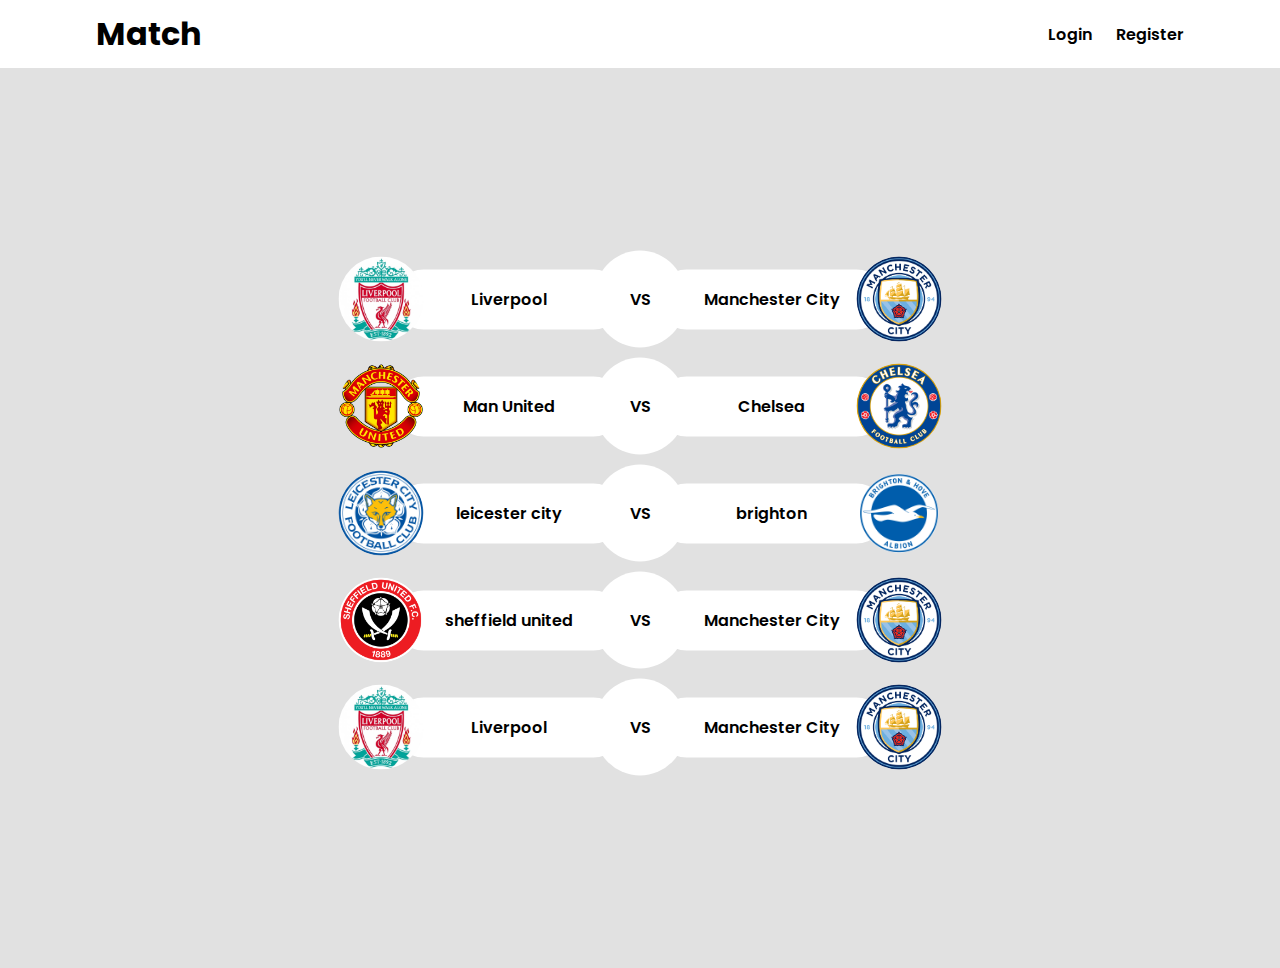
<file: index.html>
<!doctype html>
<html>
<head>
<meta charset="utf-8">
<title>Match Home</title>
<link rel="stylesheet" href="./css/style.css">
<link rel="preconnect" href="https://fonts.gstatic.com">
<link href="https://fonts.googleapis.com/css2?family=Poppins:wght@200&display=swap" rel="stylesheet">
</head>

<body>
<!--------------------start header----------------------->
<header>
  <div class="container">
    <div class="header-section">
      <div class="header-content">
        <div class="logo"><a href="./index.html">
          <h1>Match</h1>
          </a></div>
        <nav>
          <ul class="list-info">
            <li id="name-info"><a href="#">user Name</a></li>
            <li id="logout"><a href="#">log Out</a></li>
          </ul>
          <ul class="list-register">
            <li><a href="./login.html">Login</a></li>
            <li><a href="./register.html">Register</a></li>
          </ul>
        </nav>
      </div>
    </div>
  </div>
</header>
<!--------------------start main----------------------->

<main>
  <section class="match">
    <div class="match-section">
      <ul class="match-play">
        <li><a href="#">
          <div class="img-club"><img src="./img/01.jpg" alt="Liverpool"></div>
          <div class="match-club"><span>Liverpool</span></div>
          </a></li>
        <span class="Vs">VS</span>
        <li><a href="./man-city.html">
          <div class="match-club"><span>Manchester City</span></div>
          <div class="img-club"><img src="./img/02.png" alt=""></div>
          </a></li>
      </ul>
      <ul class="match-play">
        <li><a href="./man-united.html">
          <div class="img-club"><img src="./img/04.png" alt="Man United"></div>
          <div class="match-club"><span>Man United</span></div>
          </a></li>
        <span class="Vs">VS</span>
        <li><a href="./chelsea.html">
          <div class="match-club"><span>Chelsea</span></div>
          <div class="img-club"><img src="./img/3.png" alt="Chelsea"></div>
          </a></li>
      </ul>
      <ul class="match-play">
        <li><a href="./lister-city.html">
          <div class="img-club"><img src="./img/05.png" alt="leicester city"></div>
          <div class="match-club"><span>leicester city</span></div>
          </a></li>
        <span class="Vs">VS</span>
        <li><a href="#">
          <div class="match-club"><span>brighton</span></div>
          <div class="img-club"><img src="./img/06.png" alt="brighton"></div>
          </a></li>
      </ul>
      <ul class="match-play">
        <li><a href="#">
          <div class="img-club"><img src="./img/07.png" alt="sheffield united"></div>
          <div class="match-club"><span>sheffield united</span></div>
          </a></li>
        <span class="Vs">VS</span>
        <li><a href="./man-city.html">
          <div class="match-club"><span>Manchester City</span></div>
          <div class="img-club"><img src="./img/02.png" alt="Manchester City"></div>
          </a></li>
      </ul>
      <ul class="match-play">
        <li><a href="#">
          <div class="img-club"><img src="./img/01.jpg" alt="Liverpool"></div>
          <div class="match-club"><span>Liverpool</span></div>
          </a></li>
        <span class="Vs">VS</span>
        <li><a href="./man-city.html">
          <div class="match-club"><span>Manchester City</span></div>
          <div class="img-club"><img src="./img/02.png" alt="Manchester City"></div>
          </a></li>
      </ul>
    </div>
  </section>
</main>
<script src="./js/script.js"></script>
</body>
</html>
</file>
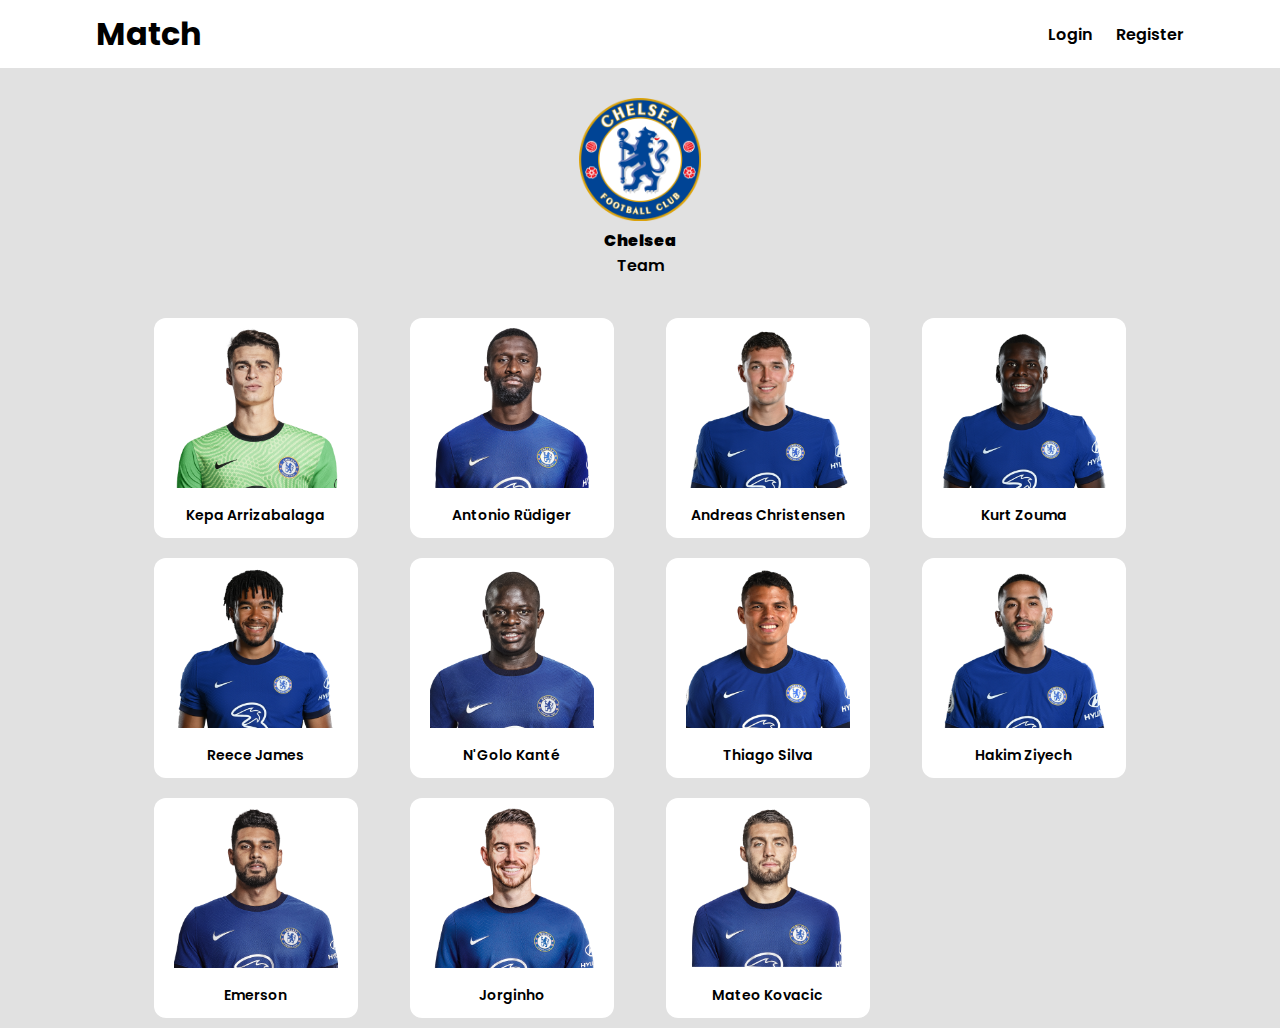
<file: chelsea.html>
<!doctype html>
<html>
<head>
<meta charset="utf-8">
<title>Chelsea</title>
<link rel="stylesheet" href="./css/style.css">
<link rel="stylesheet" href="./css/team-info.css">
<link href="https://fonts.googleapis.com/css2?family=Poppins:wght@200&display=swap" rel="stylesheet">
</head>

<body>
<!--------------------start header---------------------->
<header>
  <div class="container">
    <div class="header-section">
      <div class="header-content">
        <div class="logo"><a href="./index.html">
          <h1>Match</h1>
          </a></div>
        <nav>
          <ul>
            <li><a href="./login.html">Login</a></li>
            <li><a href="./register.html">Register</a></li>
          </ul>
        </nav>
      </div>
    </div>
  </div>
</header>
<!--------------------start main---------------------->
<section class="team-secttion">
  <div class="team-club-title">
    <ul>
      <li><a href="#"><img src="./img/3.png" alt=""><span><strong>Chelsea</strong><br>
        Team</span></a></li>
    </ul>
  </div>
  <div class="team-content">
    <ul class="players-info">
      <li class="player-info"><a href=""><img src="./img/player-chelsea/01.png" alt="Kepa Arrizabalaga"></a>
        <p>Kepa Arrizabalaga</p>
      </li>
      <li class="player-info"><a href="#"><img src="./img/player-chelsea/02.png" alt="Antonio Rüdiger"></a>
        <p>Antonio Rüdiger</p>
      </li>
      <li class="player-info"><a href="#"><img src="./img/player-chelsea/03.png" alt="Andreas Christensen"></a>
        <p>Andreas Christensen</p>
      </li>
      <li class="player-info"><a href="#"><img src="./img/player-chelsea/04.png" alt="Kurt Zouma"></a>
        <p>Kurt Zouma</p>
      </li >
      <li class="player-info"><a href="#"><img src="./img/player-chelsea/05.png" alt="Reece James"></a>
        <p>Reece James</p>
      </li>
      <li class="player-info"><a href="#"><img src="./img/player-chelsea/06.png" alt="N'Golo Kanté"></a>
        <p>N'Golo Kanté</p>
      </li>
      <li class="player-info"><a href="#"><img src="./img/player-chelsea/07.png" alt="Thiago Silva"></a>
        <p>Thiago Silva</p>
      </li>
      <li class="player-info"><a href="#"><img src="./img/player-chelsea/08.png" alt="Hakim Ziyech"></a>
        <p>Hakim Ziyech</p>
      </li>
      <li class="player-info"><a href="#"><img src="./img/player-chelsea/09.png" alt="Emerson"></a>
        <p>Emerson</p>
      </li>
      <li class="player-info"><a href="#"><img src="./img/player-chelsea/10.png" alt="Jorginho"></a>
        <p>Jorginho</p>
      </li>
      <li class="player-info"><a href="#"><img src="./img/player-chelsea/11.png" alt="Mateo Kovacic"></a>
        <p>Mateo Kovacic</p>
      </li>
    </ul>
  </div>
</section>
<main></main>
</body>
</html>
</file>
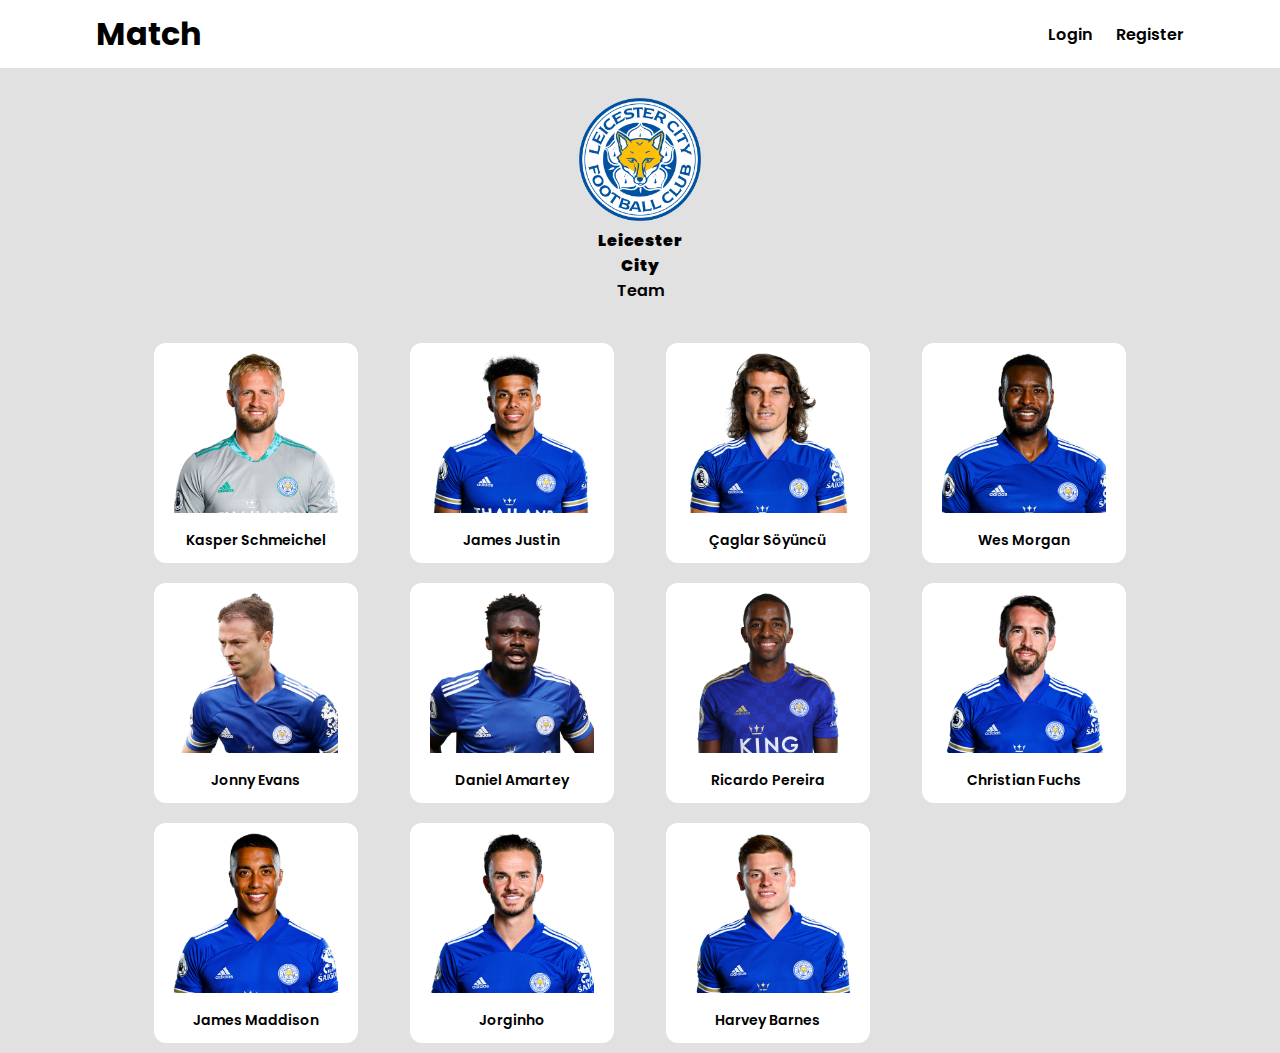
<file: lister-city.html>
<!doctype html>
<html>
<head>
<meta charset="utf-8">
<title>Leicester City</title>
<link rel="stylesheet" href="./css/style.css">
<link rel="stylesheet" href="./css/team-info.css">
<link href="https://fonts.googleapis.com/css2?family=Poppins:wght@200&display=swap" rel="stylesheet">
</head>

<body>
<!--------------------start header---------------------->
<header>
  <div class="container">
    <div class="header-section">
      <div class="header-content">
        <div class="logo"><a href="./index.html">
          <h1>Match</h1>
          </a></div>
        <nav>
          <ul>
            <li><a href="./login.html">Login</a></li>
            <li><a href="./register.html">Register</a></li>
          </ul>
        </nav>
      </div>
    </div>
  </div>
</header>
<!--------------------start main---------------------->
<section class="team-secttion">
  <div class="team-club-title">
    <ul>
      <li><a href="#"><img src="./img/05.png" alt=""><span><strong>Leicester City</strong><br>
        Team</span></a></li>
    </ul>
  </div>
  <div class="team-content">
    <ul class="players-info">
      <li class="player-info"><a href=""><img src="./img/player-lister/01.png" alt="Kasper Schmeichel"></a>
        <p>Kasper Schmeichel</p>
      </li>
      <li class="player-info"><a href="#"><img src="./img/player-lister/02.png" alt="James Justin"></a>
        <p>James Justin</p>
      </li>
      <li class="player-info"><a href="#"><img src="./img/player-lister/03.png" alt="Çaglar Söyüncü"></a>
        <p>Çaglar Söyüncü</p>
      </li>
      <li class="player-info"><a href="#"><img src="./img/player-lister/04.png" alt="Wes Morgan"></a>
        <p>Wes Morgan</p>
      </li >
      <li class="player-info"><a href="#"><img src="./img/player-lister/05.png" alt="Jonny Evans"></a>
        <p>Jonny Evans</p>
      </li>
      <li class="player-info"><a href="#"><img src="./img/player-lister/06.png" alt="Daniel Amartey"></a>
        <p>Daniel Amartey</p>
      </li>
      <li class="player-info"><a href="#"><img src="./img/player-lister/07.png" alt="Ricardo Pereira"></a>
        <p>Ricardo Pereira</p>
      </li>
      <li class="player-info"><a href="#"><img src="./img/player-lister/08.png" alt="Christian Fuchs"></a>
        <p>Christian Fuchs</p>
      </li>
      <li class="player-info"><a href="#"><img src="./img/player-lister/09.png" alt="James Maddison"></a>
        <p>James Maddison</p>
      </li>
      <li class="player-info"><a href="#"><img src="./img/player-lister/10.png" alt="Jorginho"></a>
        <p>Jorginho</p>
      </li>
      <li class="player-info"><a href="#"><img src="./img/player-lister/11.png" alt="Harvey Barnes"></a>
        <p>Harvey Barnes</p>
      </li>
    </ul>
  </div>
</section>
<main></main>
</body>
</html>
</file>
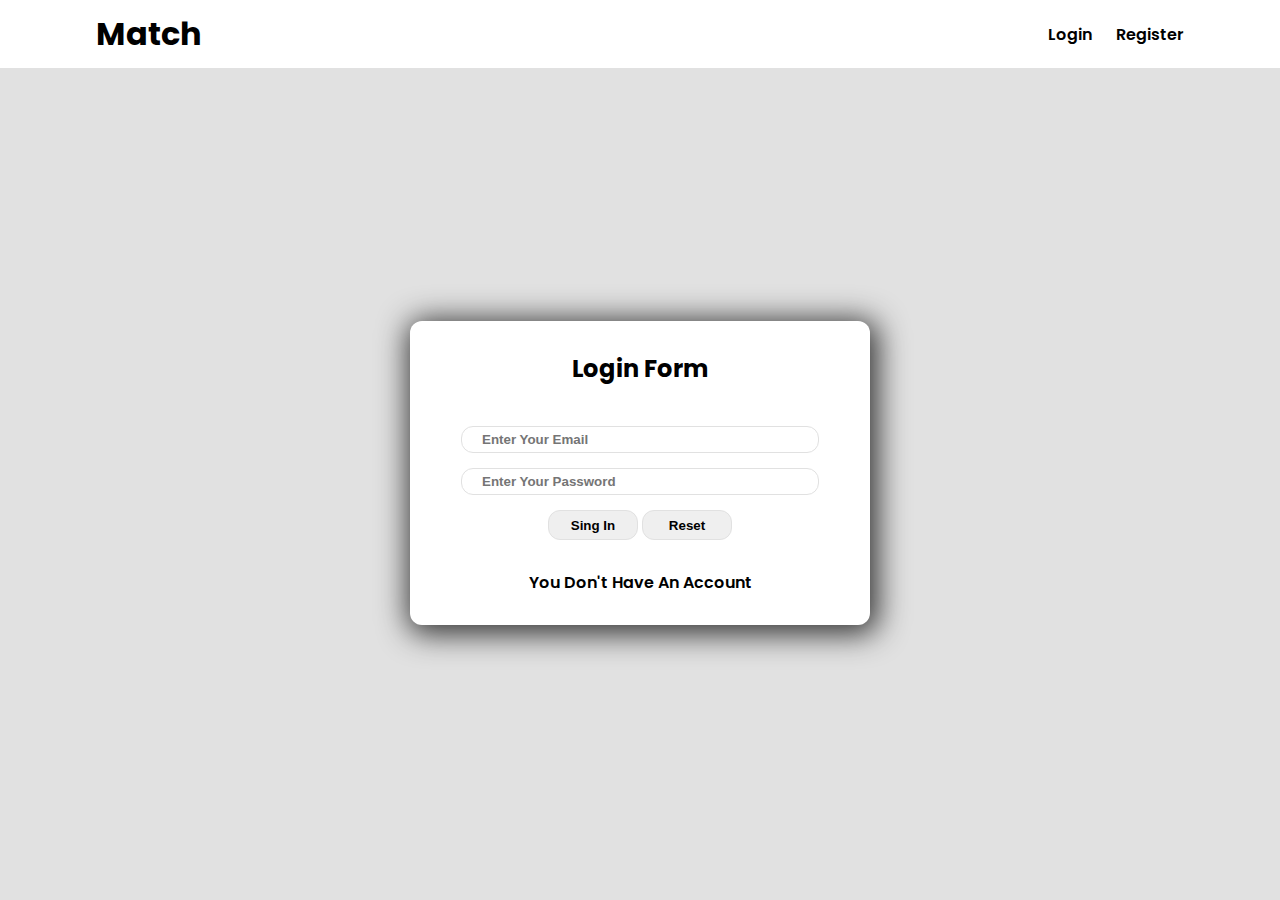
<file: login.html>
<!doctype html>
<html>
<head>
<meta charset="utf-8">
<title>Log In</title>
<link rel="stylesheet" href="./css/style.css">
<link rel="stylesheet" href="./css/register-login.css">
<link href="https://fonts.googleapis.com/css2?family=Poppins:wght@200&display=swap" rel="stylesheet">
</head>

<body>
<!------------start header------------->
<header>
  <div class="container">
    <div class="header-section">
      <div class="header-content">
        <div class="logo"><a href="./index.html">
          <h1>Match</h1>
          </a></div>
        <nav>
          <ul>
            <li><a href="./login.html">Login</a></li>
            <li><a href="./register.html">Register</a></li>
          </ul>
        </nav>
      </div>
    </div>
  </div>
</header>
<!--------------start main---------------->
<main>
  <section class="register-section">
    <div class="register-content">
      <h2>Login  Form</h2>
      <form action="" novalidate>
        <input id="email" type="email" placeholder="Enter Your Email">
        <input id="pass" type="password" placeholder="Enter Your Password">
        <input id="btn" type="submit" value="Sing In">
        <input type="reset">
      </form>
      <a id="color-a" href="./register.html">You Don't Have An Account</a> </div>
  </section>
</main>
<script src="./js/login.js"></script>
</body>
</html>
</file>
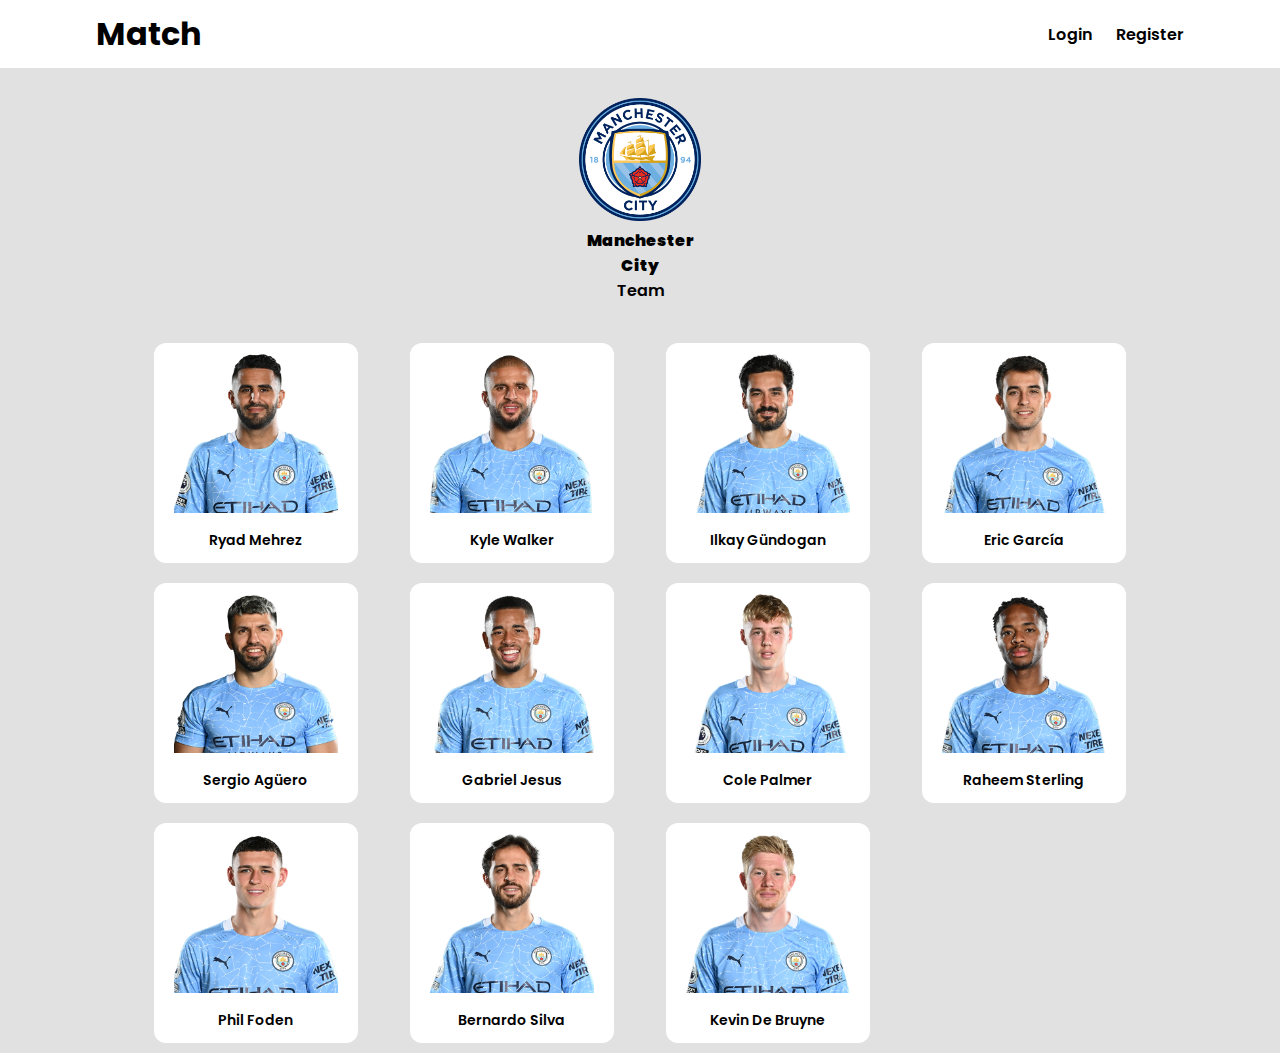
<file: man-city.html>
<!doctype html>
<html>
<head>
<meta charset="utf-8">
<title>Man City</title>
<link rel="stylesheet" href="./css/style.css">
<link rel="stylesheet" href="./css/team-info.css">
<link href="https://fonts.googleapis.com/css2?family=Poppins:wght@200&display=swap" rel="stylesheet">
</head>

<body>
<!--------------------start header---------------------->
<header>
  <div class="container">
    <div class="header-section">
      <div class="header-content">
        <div class="logo"><a href="./index.html">
          <h1>Match</h1>
          </a></div>
        <nav>
          <ul>
            <li><a href="./login.html">Login</a></li>
            <li><a href="./register.html">Register</a></li>
          </ul>
        </nav>
      </div>
    </div>
  </div>
</header>
<!--------------------start main---------------------->
<section class="team-secttion">
  <div class="team-club-title">
    <ul>
      <li><a href="#"><img src="./img/02.png" alt=""><span><strong>Manchester City</strong><br>
        Team</span></a></li>
    </ul>
  </div>
  <div class="team-content">
    <ul class="players-info">
      <li class="player-info"><a href=""><img src="./img/player-city/01.png" alt="Ryad Mehrez"></a>
        <p>Ryad Mehrez</p>
      </li>
      <li class="player-info"><a href="#"><img src="./img/player-city/02.png" alt="Kyle Walker"></a>
        <p>Kyle Walker</p>
      </li>
      <li class="player-info"><a href="#"><img src="./img/player-city/03.png" alt="Ilkay Gündogan"></a>
        <p>Ilkay Gündogan</p>
      </li>
      <li class="player-info"><a href="#"><img src="./img/player-city/04.png" alt="Eric García"></a>
        <p>Eric García</p>
      </li >
      <li class="player-info"><a href="#"><img src="./img/player-city/05.png" alt="Sergio Agüero"></a>
        <p>Sergio Agüero</p>
      </li>
      <li class="player-info"><a href="#"><img src="./img/player-city/06.png" alt="Gabriel Jesus"></a>
        <p>Gabriel Jesus</p>
      </li>
      <li class="player-info"><a href="#"><img src="./img/player-city/07.png" alt="Cole Palmer"></a>
        <p>Cole Palmer</p>
      </li>
      <li class="player-info"><a href="#"><img src="./img/player-city/08.png" alt="Raheem Sterling"></a>
        <p>Raheem Sterling</p>
      </li>
      <li class="player-info"><a href="#"><img src="./img/player-city/09.png" alt="Phil Foden"></a>
        <p>Phil Foden</p>
      </li>
      <li class="player-info"><a href="#"><img src="./img/player-city/10.png" alt="Bernardo Silva"></a>
        <p>Bernardo Silva</p>
      </li>
      <li class="player-info"><a href="#"><img src="./img/player-city/11.png" alt="Kevin De Bruyne"></a>
        <p>Kevin De Bruyne</p>
      </li>
    </ul>
  </div>
</section>
<main></main>
</body>
</html>
</file>
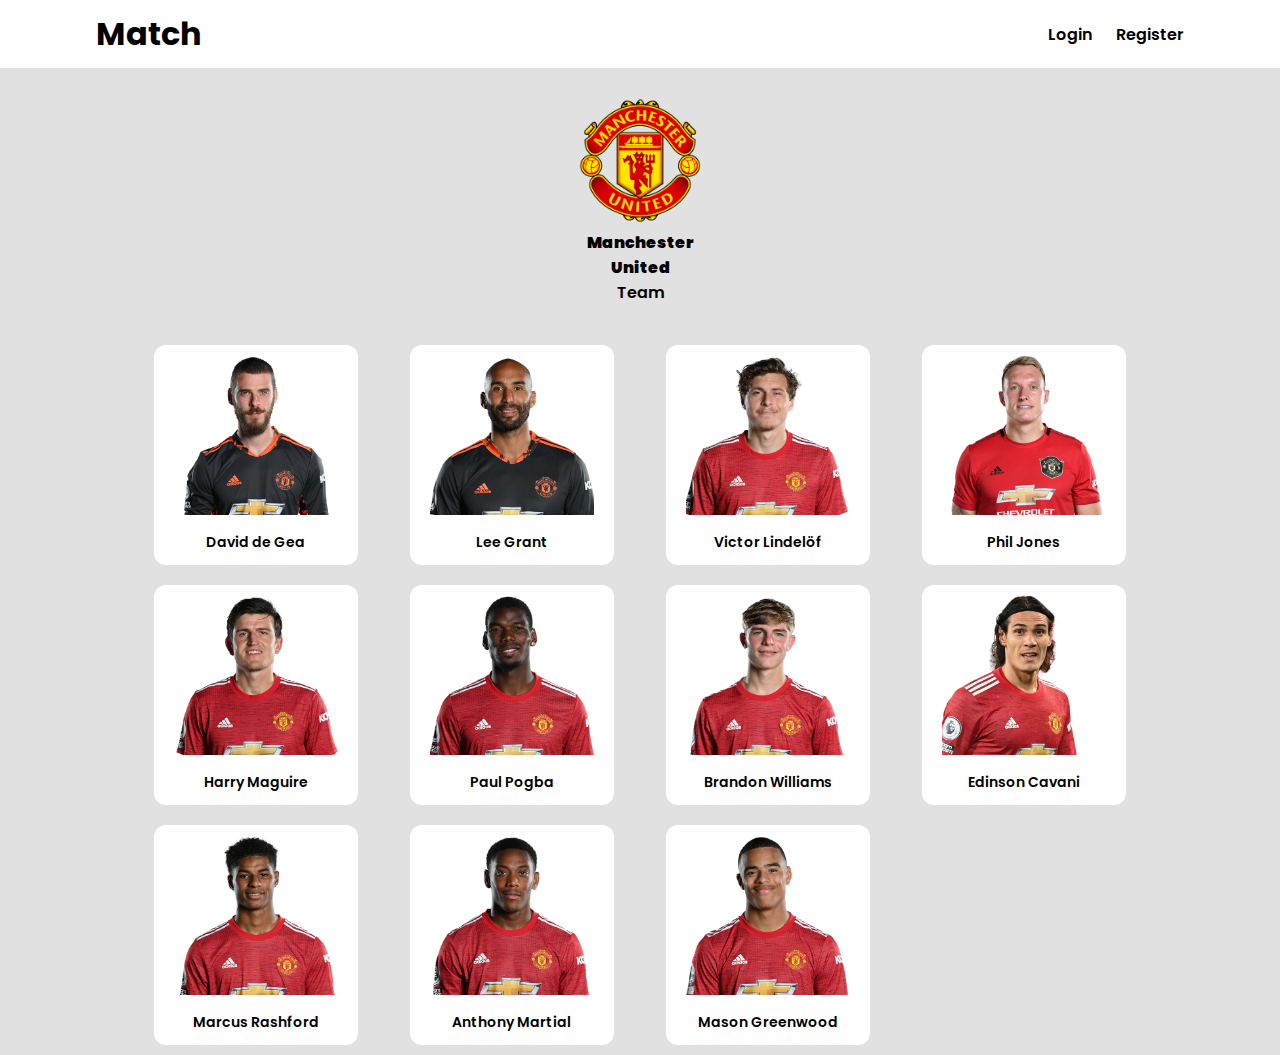
<file: man-united.html>
<!doctype html>
<html>
<head>
<meta charset="utf-8">
<title>Man United</title>
<link rel="stylesheet" href="./css/style.css">
<link rel="stylesheet" href="./css/team-info.css">
<link href="https://fonts.googleapis.com/css2?family=Poppins:wght@200&display=swap" rel="stylesheet">
</head>

<body>
<!--------------------start header---------------------->
<header>
  <div class="container">
    <div class="header-section">
      <div class="header-content">
        <div class="logo"><a href="./index.html">
          <h1>Match</h1>
          </a></div>
        <nav>
          <ul>
            <li><a href="./login.html">Login</a></li>
            <li><a href="./register.html">Register</a></li>
          </ul>
        </nav>
      </div>
    </div>
  </div>
</header>
<!--------------------start main---------------------->
<section class="team-secttion">
  <div class="team-club-title">
    <ul>
      <li><a href="#"><img src="./img/04.png" alt=""><span><strong>Manchester United</strong><br>
        Team</span></a></li>
    </ul>
  </div>
  <div class="team-content">
    <ul class="players-info">
      <li class="player-info"><a href=""><img src="./img/player-united/01.png" alt="David de Gea"></a>
        <p>David de Gea</p>
      </li>
      <li class="player-info"><a href="#"><img src="./img/player-united/02.png" alt="Lee Grant"></a>
        <p>Lee Grant</p>
      </li>
      <li class="player-info"><a href="#"><img src="./img/player-united/03.png" alt="Victor Lindelöf"></a>
        <p>Victor Lindelöf</p>
      </li>
      <li class="player-info"><a href="#"><img src="./img/player-united/04.png" alt="Phil Jones"></a>
        <p>Phil Jones</p>
      </li >
      <li class="player-info"><a href="#"><img src="./img/player-united/05.png" alt="Harry Maguire"></a>
        <p>Harry Maguire</p>
      </li>
      <li class="player-info"><a href="#"><img src="./img/player-united/06.png" alt="Paul Pogba"></a>
        <p>Paul Pogba</p>
      </li>
      <li class="player-info"><a href="#"><img src="./img/player-united/07.png" alt="Brandon Williams"></a>
        <p>Brandon Williams</p>
      </li>
      <li class="player-info"><a href="#"><img src="./img/player-united/08.png" alt="Edinson Cavani"></a>
        <p>Edinson Cavani</p>
      </li>
      <li class="player-info"><a href="#"><img src="./img/player-united/09.png" alt="Marcus Rashford"></a>
        <p>Marcus Rashford</p>
      </li>
      <li class="player-info"><a href="#"><img src="./img/player-united/10.png" alt="Anthony Martial"></a>
        <p>Anthony Martial</p>
      </li>
      <li class="player-info"><a href="#"><img src="./img/player-united/11.png" alt="Mason Greenwood"></a>
        <p>Mason Greenwood</p>
      </li>
    </ul>
  </div>
</section>
<main></main>
</body>
</html>
</file>
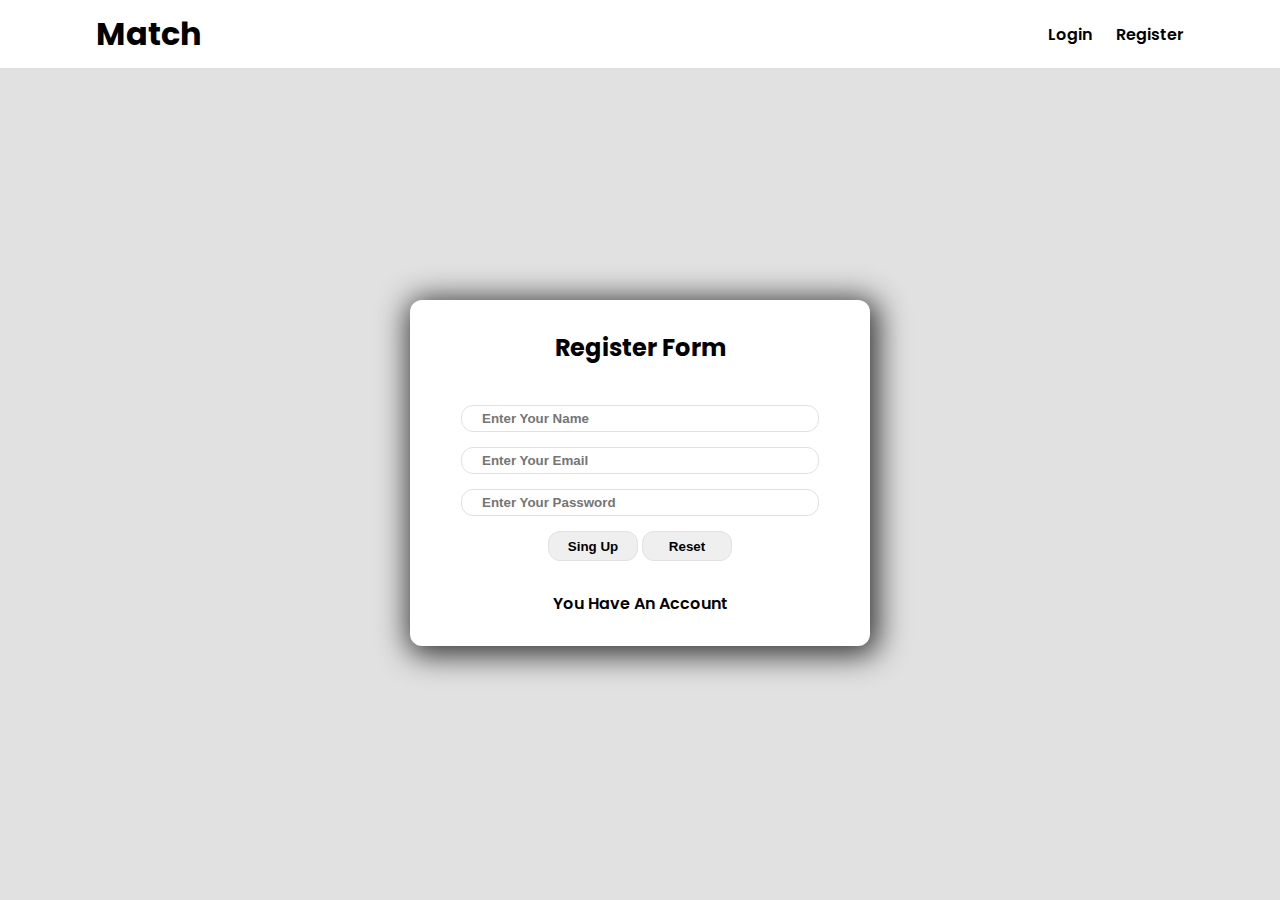
<file: register.html>
<!doctype html>
<html>
<head>
<meta charset="utf-8">
<title>Register</title>
<link rel="stylesheet" href="./css/style.css">
<link rel="stylesheet" href="./css/register-login.css">
<link href="https://fonts.googleapis.com/css2?family=Poppins:wght@200&display=swap" rel="stylesheet">
</head>

<body>
<!------------start header------------->
<header>
  <div class="container">
    <div class="header-section">
      <div class="header-content">
        <div class="logo"><a href="./index.html">
          <h1>Match</h1>
          </a></div>
        <nav>
          <ul>
            <li><a href="./login.html">Login</a></li>
            <li><a href="./register.html">Register</a></li>
          </ul>
        </nav>
      </div>
    </div>
  </div>
</header>
<!--------------start main---------------->
<main>
  <section class="register-section">
    <div class="register-content">
      <h2>Register Form</h2>
      <form action="" novalidate>
        <input id="name" type="text" placeholder="Enter Your Name">
        <input id="email" type="email" placeholder="Enter Your Email">
        <input id="pass" type="password" placeholder="Enter Your Password">
        <input id="btn" type="submit" value="Sing Up">
        <input type="reset">
      </form>
      <a id="color-a" href="./login.html">You Have An Account</a> </div>
  </section>
</main>
<script src="./js/register.js"></script>
</body>
</html>
</file>
<file: css/style.css>
@charset "utf-8";
/* CSS Document */
/************all************/
* {
  padding: 0;
  margin: 0;
}
ul {
  list-style-type: none;
}
a {
  text-decoration: none;
}
.container {
  width: 85%;
  margin: 0 auto;
}
body {
  background-color: #e1e1e1;
  font-family: poppins;
}
/***************header**************/
header {
  width: 100%;
  background-color: #fff;
}
.header-content {
  display: flex;
  justify-content: space-between;
  align-items: center;
  padding: 10px 0px;
}
.header-content nav ul li {
  display: inline-block;
  margin-left: 20px;
}
.header-content nav ul li a {
  color: #000;
  font-weight: 600;
}
#name-info {
  font-weight: 600;
}
.header-content nav {
  display: flex
}
.header-content .logo a h1 {
  color: #000;
}
.header-content nav .list-info {
  display: none;
}
/***************match***************/
.match {
  position: relative;
  height: 100vh;
}
.match-section {
  position: absolute;
  top: 50%;
  left: 50%;
  transform: translate(-50%, -50%)
}
.match-play {
  display: flex;
  justify-content: space-between;
  align-items: center;
  margin-bottom: 10px
}
.img-club {
  width: 85px;
  height: 85px;
  border-radius: 50%;
}
.img-club img {
  width: 100%;
  height: 100%;
  border-radius: 50%;
}
.match-play li a {
  display: flex;
  align-items: center;
  color: #000;
}
.match-club {
  width: 230px;
  height: 60px;
  background-color: #fff;
  border-radius: 80px;
  display: flex;
  justify-content: center;
  align-items: center;
  margin: 0px -30px;
  position: relative;
  z-index: -1;
}
.match-club span {
  font-weight: 600;
}
.Vs {
  padding: 36px;
  background-color: #fff;
  border-radius: 50%;
  cursor: pointer;
  font-weight: 600;
}
</file>
<file: css/team-info.css>
@charset "utf-8";
/* CSS Document */
/**************satrt main **********************/
.team-club-title {
  width: 40%;
  margin: 0 auto;
  margin: 30px auto;
}
.team-club-title ul li {
  width: 30%;
  margin: 0 auto;
  text-align: center;
}
.team-club-title ul li img {
  width: 100%;
}
.team-club-title ul li span {
  color: #000;
  font-weight: 600;
}
.team-secttion {
  width: 80%;
  height: 100vh;
  margin: 0 auto;
}
.players-info {
  display: flex;
  justify-content: flex-start;
  align-items: center;
  flex-wrap: wrap;
}
.players-info .player-info {
  width: 20%;
  height: 200px;
  background-color: #fff;
  margin: 10px 2.5%;
  text-align: center;
  padding: 10px 0px;
  border-radius: 12px;
}
.players-info .player-info img {
  width: 80%;
  height: 80%;
  margin-bottom: 10px;
}
.players-info .player-info p {
  font-weight: 600;
  font-size: 14px;
}
</file>
<file: css/register-login.css>
@charset "utf-8";
/* CSS Document */
/**********start main************/
.register-section {
  position: relative;
  width: 100%;
  height: 90vh;
}
.register-content {
  position: absolute;
  top: 50%;
  left: 50%;
  transform: translate(-50%, -50%);
  width: 420px;
  text-align: center;
  background-color: #fff;
  padding: 30px 20px;
  border-radius: 12px;
  box-shadow: 3px 4px 30px 5px #333;
}
.register-content h2 {
  margin-bottom: 40px;
}
.register-content input {
  width: 80%;
  margin-bottom: 15px;
  height: 25px;
  padding-left: 20px;
  font-weight: 600;
  border-radius: 12px;
  border: 1px solid #e1e1e1;
  outline: none;
}
.register-content input[type="submit"], .register-content input[type="reset"] {
  padding: 0px;
  display: inline-block;
  height: 30px;
  width: 90px;
  cursor: pointer;
}
#color-a {
  color: #000;
  font-weight: 600;
  margin-top: 15px;
  display: block;
}
</file>
